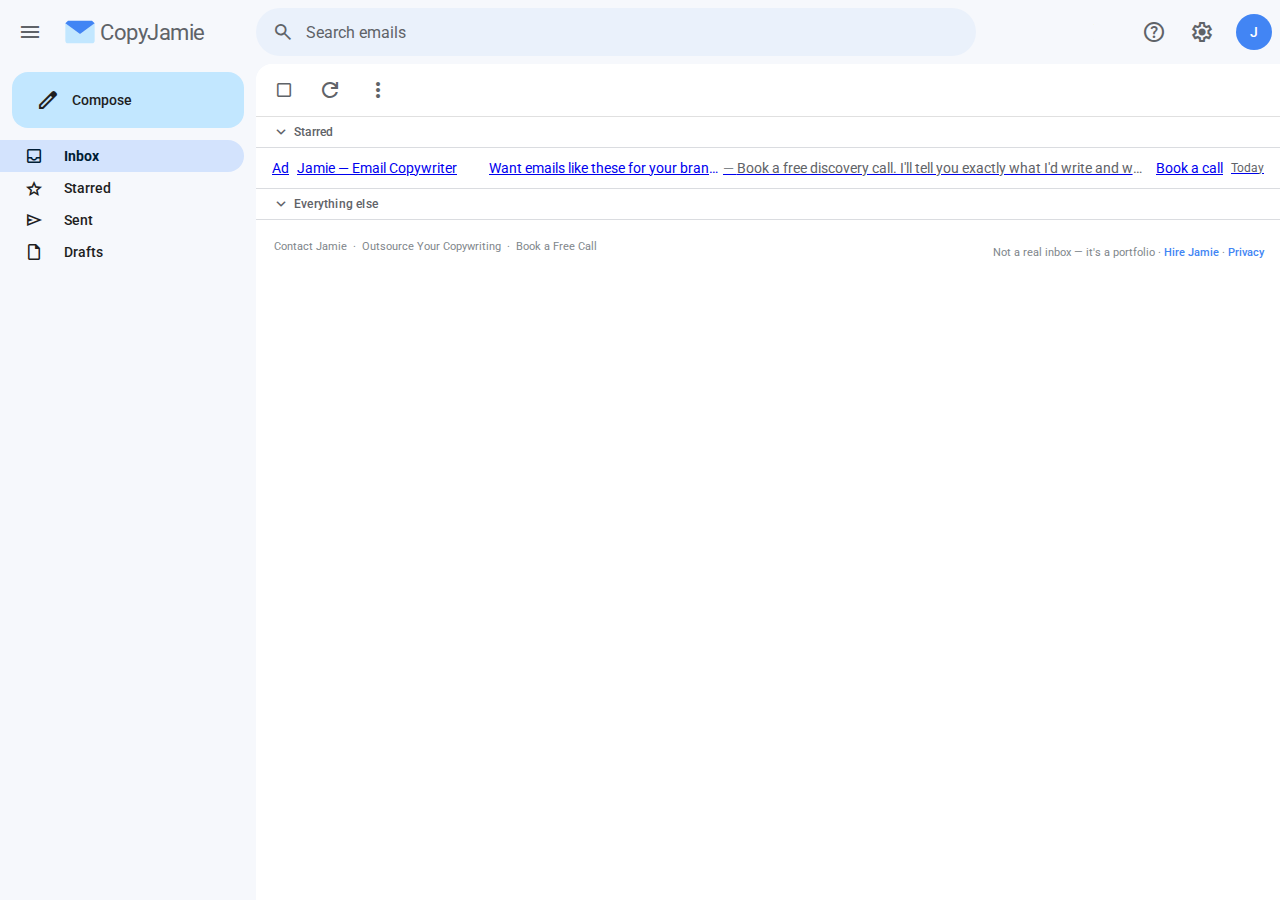
<file: index.html>
<!DOCTYPE html>
<html lang="en">
<head>
  <meta charset="UTF-8">
  <meta name="viewport" content="width=device-width, initial-scale=1.0">
  <title>CopyJamie — Inbox</title>
  <meta name="description" content="CopyJamie — an email copywriter's portfolio, experienced the way your subscribers will. Click into real copywriting samples.">
  <meta property="og:title" content="CopyJamie — Email Copywriter Portfolio">
  <meta property="og:description" content="A fake inbox. Real copywriting. Click into each email to see the work.">
  <meta property="og:type" content="website">
  <meta name="twitter:card" content="summary">
  <meta name="twitter:title" content="CopyJamie — Email Copywriter Portfolio">
  <meta name="twitter:description" content="A fake inbox. Real copywriting. Click into each email to see the work.">
  <meta property="og:image" content="https://copyjamie.com/og-image.png">
  <meta property="og:url" content="https://copyjamie.com">
  <meta name="twitter:image" content="https://copyjamie.com/og-image.png">
  <link rel="icon" type="image/svg+xml" href="favicon.svg">
  <link rel="icon" type="image/x-icon" href="favicon.ico">
  <link rel="icon" type="image/png" sizes="32x32" href="favicon-32.png">
  <link rel="preconnect" href="https://fonts.googleapis.com">
  <link rel="preconnect" href="https://fonts.gstatic.com" crossorigin>
  <link href="https://fonts.googleapis.com/css2?family=Google+Sans:wght@400;500&family=Roboto:wght@400;500;700&display=swap" rel="stylesheet">
  <link href="https://fonts.googleapis.com/css2?family=Material+Symbols+Outlined:opsz,wght,FILL,GRAD@20..48,100..700,0..1,-50..200&display=swap" rel="stylesheet">
  <link rel="stylesheet" href="style.css">
</head>
<body>

  <!-- Top Bar -->
  <header class="topbar">
    <div class="topbar-left">
      <button class="icon-btn hamburger" id="hamburger" aria-label="Main menu">
        <span class="material-symbols-outlined" aria-hidden="true">menu</span>
      </button>
      <a href="./" class="logo">
        <svg class="logo-icon" viewBox="0 0 24 24" width="32" height="32" aria-hidden="true">
          <path d="M1 5.5L12 13.5L23 5.5V18.5C23 19.6 22.1 20.5 21 20.5H3C1.9 20.5 1 19.6 1 18.5V5.5Z" fill="#c2e7ff"/>
          <path d="M23 5.5L12 13.5L1 5.5L3 3.5H21L23 5.5Z" fill="#4285f4"/>
        </svg>
        <span class="logo-text">CopyJamie</span>
      </a>
    </div>
    <div class="topbar-center">
      <div class="search-bar" id="searchBar">
        <span class="material-symbols-outlined search-icon" aria-hidden="true">search</span>
        <input type="text" id="searchInput" placeholder="Search emails" autocomplete="off" aria-label="Search emails">
      </div>
    </div>
    <div class="topbar-right">
      <button class="icon-btn" aria-label="Support">
        <span class="material-symbols-outlined" aria-hidden="true">help_outline</span>
      </button>
      <button class="icon-btn" aria-label="Settings">
        <span class="material-symbols-outlined" aria-hidden="true">settings</span>
      </button>
      <button class="avatar-btn" id="profileBtn" aria-label="Profile">J</button>
    </div>
  </header>

  <!-- Sidebar backdrop (mobile) -->
  <div class="sidebar-backdrop" id="sidebarBackdrop"></div>

  <!-- Main Layout -->
  <div class="main-layout">

    <!-- Sidebar -->
    <aside class="sidebar" id="sidebar">
      <a href="contact.html" class="compose-btn">
        <span class="material-symbols-outlined" aria-hidden="true">edit</span>
        <span class="compose-label">Compose</span>
      </a>
      <nav class="sidebar-nav">
        <a href="#" class="nav-item active" data-view="inbox">
          <span class="material-symbols-outlined" aria-hidden="true">inbox</span>
          <span class="nav-label">Inbox</span>
          <span class="nav-count" id="inboxCount"></span>
        </a>
        <a href="#" class="nav-item" data-view="starred">
          <span class="material-symbols-outlined" aria-hidden="true">star</span>
          <span class="nav-label">Starred</span>
        </a>
        <a href="#" class="nav-item" data-view="sent">
          <span class="material-symbols-outlined" aria-hidden="true">send</span>
          <span class="nav-label">Sent</span>
        </a>
        <a href="#" class="nav-item" data-view="drafts">
          <span class="material-symbols-outlined" aria-hidden="true">draft</span>
          <span class="nav-label">Drafts</span>
        </a>
      </nav>
    </aside>

    <!-- Content Area -->
    <main class="content">

      <!-- Inbox View -->
      <div class="inbox-view" id="inboxView">
        <!-- Inbox toolbar -->
        <div class="inbox-toolbar">
          <label class="checkbox-wrap" aria-label="Select all">
            <input type="checkbox" id="selectAll" aria-label="Select all">
            <span class="material-symbols-outlined checkmark" aria-hidden="true">check_box_outline_blank</span>
          </label>
          <button class="icon-btn" aria-label="Refresh" onclick="location.reload()">
            <span class="material-symbols-outlined" aria-hidden="true">refresh</span>
          </button>
          <button class="icon-btn" aria-label="More">
            <span class="material-symbols-outlined" aria-hidden="true">more_vert</span>
          </button>
        </div>

        <!-- Starred Section -->
        <div class="email-section" id="starredSection">
          <button class="section-header" id="starredToggle" aria-expanded="true" aria-controls="starredList">
            <span class="material-symbols-outlined section-caret" aria-hidden="true">expand_more</span>
            <span class="section-label">Starred</span>
          </button>
          <div class="section-body" id="starredList"></div>
        </div>

        <!-- Ad CTA -->
        <div class="email-section pitch-section">
          <a href="contact.html" class="email-row pitch-row">
            <span class="pitch-badge">Ad</span>
            <div class="email-row-avatar pitch-avatar" style="background:#34a853">J</div>
            <span class="email-sender">Jamie — Email Copywriter</span>
            <div class="email-content">
              <span class="email-subject-line">Want emails like these for your brand?</span>
              <span class="email-preview">Book a free discovery call. I'll tell you exactly what I'd write and why.</span>
            </div>
            <span class="pitch-inline-cta">Book a call</span>
            <span class="email-row-date">Today</span>
          </a>
        </div>

        <!-- Everything Else Section -->
        <div class="email-section" id="everythingSection">
          <button class="section-header" id="everythingToggle" aria-expanded="true" aria-controls="everythingList">
            <span class="material-symbols-outlined section-caret" aria-hidden="true">expand_more</span>
            <span class="section-label">Everything else</span>
          </button>
          <div class="section-body" id="everythingList"></div>
        </div>
        <!-- No results -->
        <div class="no-results" id="noResults">
          <span class="material-symbols-outlined" aria-hidden="true">search_off</span>
          No emails match your search
        </div>
      </div>

      <!-- Email Read View -->
      <div class="email-view" id="emailView" style="display:none">
        <div class="email-view-toolbar">
          <button class="icon-btn" id="backBtn" aria-label="Back to inbox">
            <span class="material-symbols-outlined" aria-hidden="true">arrow_back</span>
          </button>
          <button class="icon-btn" aria-label="Archive">
            <span class="material-symbols-outlined" aria-hidden="true">archive</span>
          </button>
          <button class="icon-btn" aria-label="Delete">
            <span class="material-symbols-outlined" aria-hidden="true">delete</span>
          </button>
          <button class="icon-btn" aria-label="Mark as unread">
            <span class="material-symbols-outlined" aria-hidden="true">mark_email_unread</span>
          </button>
        </div>
        <div class="email-view-content">
          <h1 class="email-subject" id="emailSubject"></h1>
          <div class="email-meta">
            <div class="email-avatar" id="emailAvatar"></div>
            <div class="email-meta-text">
              <div class="email-meta-top">
                <span class="email-sender-name" id="emailSenderName"></span>
                <span class="email-sender-addr" id="emailSenderAddr"></span>
              </div>
              <div class="email-meta-bottom">to me</div>
            </div>
            <div class="email-date" id="emailDate"></div>
          </div>
          <div class="email-body" id="emailBody"></div>

          <!-- In-email ad (compact banner below email) -->
          <div class="email-pitch" id="emailPitch">
            <div class="email-pitch-card-wrap">
              <a href="contact.html" class="email-pitch-card">
                <span class="pitch-badge">Ad</span>
                <div class="email-pitch-avatar">J</div>
                <span class="email-pitch-text">Want emails like these?</span>
                <span class="email-pitch-cta">Book a discovery call</span>
              </a>
              <button class="email-pitch-close" id="emailPitchClose" aria-label="Dismiss ad" title="Dismiss ad">&times;</button>
            </div>
          </div>
        </div>
      </div>

      <!-- Gmail-style footer -->
      <footer class="inbox-footer">
        <div class="footer-links">
          <a href="contact.html">Contact Jamie</a>
          <span class="footer-dot">&middot;</span>
          <a href="contact.html">Outsource Your Copywriting</a>
          <span class="footer-dot">&middot;</span>
          <a href="contact.html">Book a Free Call</a>
        </div>
        <div class="footer-activity">Not a real inbox — it's a portfolio · <a href="contact.html">Hire Jamie</a> · <a href="privacy.html">Privacy</a></div>
      </footer>

    </main>
  </div>

  <script src="app.js"></script>
  <!-- Cloudflare Web Analytics --><script defer src='https://static.cloudflareinsights.com/beacon.min.js' data-cf-beacon='{"token": "e97ae9d249d545f3b412931b22b4b7b9"}'></script><!-- End Cloudflare Web Analytics -->
</body>
</html>
</file>
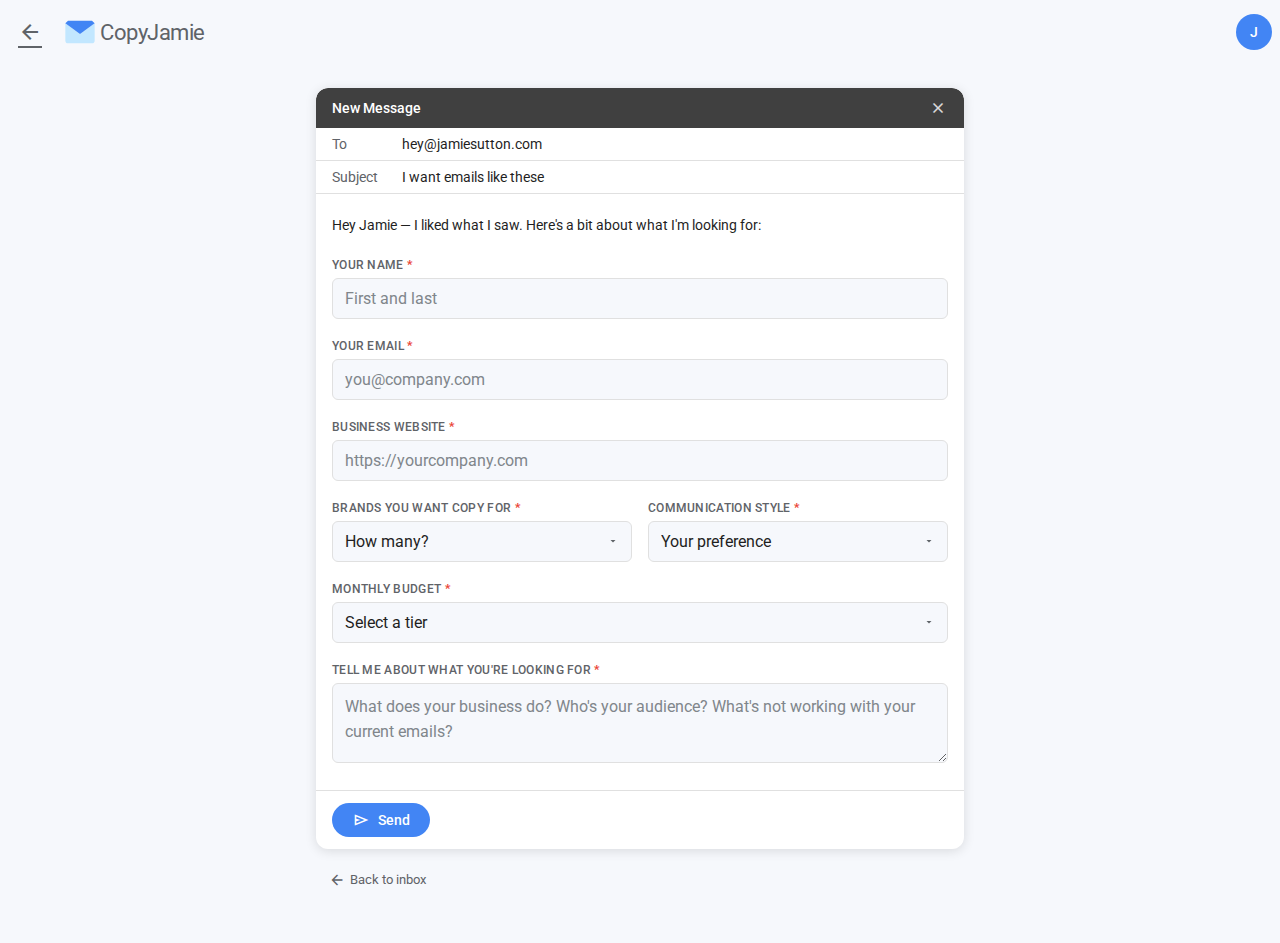
<file: contact.html>
<!DOCTYPE html>
<html lang="en">
<head>
  <meta charset="UTF-8">
  <meta name="viewport" content="width=device-width, initial-scale=1.0">
  <title>Book a Call — CopyJamie</title>
  <link rel="preconnect" href="https://fonts.googleapis.com">
  <link rel="preconnect" href="https://fonts.gstatic.com" crossorigin>
  <link href="https://fonts.googleapis.com/css2?family=Google+Sans:wght@400;500&family=Roboto:wght@400;500;700&display=swap" rel="stylesheet">
  <link href="https://fonts.googleapis.com/css2?family=Material+Symbols+Outlined:opsz,wght,FILL,GRAD@20..48,100..700,0..1,-50..200&display=swap" rel="stylesheet">
  <link rel="stylesheet" href="style.css">
  <style>
    html, body {
      overflow: auto;
    }

    .compose-page {
      max-width: 680px;
      margin: 0 auto;
      padding: calc(var(--topbar-height) + 24px) 16px 48px;
    }

    .compose-card {
      background: var(--surface);
      border-radius: 12px;
      box-shadow: 0 2px 12px rgba(0,0,0,0.12);
      overflow: hidden;
    }

    .compose-header {
      display: flex;
      align-items: center;
      justify-content: space-between;
      padding: 10px 16px;
      background: #404040;
      color: #fff;
      font-family: var(--font-display);
      font-size: 14px;
      font-weight: 500;
      border-radius: 12px 12px 0 0;
    }

    .compose-header a {
      color: #fff;
      text-decoration: none;
      display: inline-flex;
      align-items: center;
    }

    .compose-header .material-symbols-outlined {
      font-size: 20px;
      cursor: pointer;
      opacity: 0.8;
      transition: opacity 0.15s;
    }

    .compose-header .material-symbols-outlined:hover {
      opacity: 1;
    }

    .compose-fields {
      border-bottom: 1px solid var(--border);
    }

    .compose-field {
      display: flex;
      align-items: center;
      padding: 8px 16px;
      border-bottom: 1px solid var(--border);
      font-size: 14px;
    }

    .compose-field:last-child {
      border-bottom: none;
    }

    .compose-field-label {
      color: var(--text-secondary);
      font-size: 14px;
      min-width: 70px;
      flex-shrink: 0;
    }

    .compose-field-value {
      color: var(--text-primary);
      font-size: 14px;
    }

    /* Form body */
    .compose-form {
      padding: 20px 16px 4px;
    }

    .compose-form p {
      font-size: 14px;
      line-height: 1.7;
      color: var(--text-primary);
      margin-bottom: 20px;
    }

    .form-group {
      margin-bottom: 20px;
    }

    .form-group label {
      display: block;
      font-size: 12px;
      font-weight: 500;
      color: var(--text-secondary);
      text-transform: uppercase;
      letter-spacing: 0.3px;
      margin-bottom: 6px;
    }

    .required {
      color: var(--red);
      font-weight: 700;
    }

    .form-group input,
    .form-group select,
    .form-group textarea {
      width: 100%;
      font-family: var(--font-body);
      font-size: 16px;
      color: var(--text-primary);
      background: var(--bg);
      border: 1px solid var(--border);
      border-radius: 6px;
      padding: 10px 12px;
      outline: none;
      transition: border-color 0.15s, box-shadow 0.15s;
      -webkit-appearance: none;
      appearance: none;
    }

    .form-group select {
      background-image: url("data:image/svg+xml,%3Csvg xmlns='http://www.w3.org/2000/svg' width='12' height='12' viewBox='0 0 24 24'%3E%3Cpath fill='%235f6368' d='M7 10l5 5 5-5z'/%3E%3C/svg%3E");
      background-repeat: no-repeat;
      background-position: right 12px center;
      padding-right: 32px;
      cursor: pointer;
    }

    .form-group select option:disabled {
      color: var(--text-light);
    }

    .form-group textarea {
      resize: vertical;
      min-height: 80px;
      line-height: 1.6;
    }

    .form-group input:focus,
    .form-group select:focus,
    .form-group textarea:focus {
      border-color: var(--blue);
      box-shadow: 0 0 0 2px rgba(66,133,244,0.15);
    }

    .form-group input::placeholder,
    .form-group textarea::placeholder {
      color: var(--text-light);
    }

    .form-row {
      display: grid;
      grid-template-columns: 1fr 1fr;
      gap: 16px;
    }

    /* Label with badge */
    .label-row {
      display: flex;
      align-items: center;
      gap: 8px;
      margin-bottom: 6px;
      flex-wrap: wrap;
    }

    .label-row label {
      margin-bottom: 0;
    }

    .discount-badge {
      display: none;
      align-items: center;
      gap: 3px;
      font-size: 10px;
      font-weight: 700;
      color: #137333;
      background: #e6f4ea;
      border-radius: 3px;
      padding: 2px 6px;
      letter-spacing: 0.2px;
      white-space: nowrap;
    }

    .discount-badge.visible {
      display: inline-flex;
    }

    .discount-badge .material-symbols-outlined {
      font-size: 13px;
    }

    .compose-actions {
      display: flex;
      align-items: center;
      gap: 8px;
      padding: 12px 16px;
      border-top: 1px solid var(--border);
    }

    .send-btn {
      display: inline-flex;
      align-items: center;
      gap: 8px;
      background: var(--blue);
      color: #fff;
      border: none;
      border-radius: 18px;
      padding: 8px 20px;
      font-family: var(--font-display);
      font-size: 14px;
      font-weight: 500;
      cursor: pointer;
      text-decoration: none;
      transition: background 0.15s, box-shadow 0.15s;
    }

    .send-btn:hover {
      background: #3367d6;
      box-shadow: 0 1px 3px rgba(0,0,0,0.2);
    }

    .send-btn:disabled {
      background: #93b4e8;
      cursor: not-allowed;
      box-shadow: none;
    }

    .send-btn .material-symbols-outlined {
      font-size: 18px;
    }

    .back-link {
      display: inline-flex;
      align-items: center;
      gap: 4px;
      color: var(--text-secondary);
      text-decoration: none;
      font-size: 13px;
      padding: 6px 12px;
      border-radius: 16px;
      transition: background 0.15s;
      margin-top: 16px;
    }

    .back-link:hover {
      background: var(--hover);
    }

    .back-link .material-symbols-outlined {
      font-size: 18px;
    }

    /* Sent confirmation */
    .sent-confirmation {
      display: none;
      text-align: center;
      padding: 48px 24px;
    }

    .sent-confirmation .material-symbols-outlined {
      font-size: 48px;
      color: var(--green);
      margin-bottom: 16px;
    }

    .sent-confirmation h2 {
      font-family: var(--font-display);
      font-size: 20px;
      font-weight: 500;
      margin-bottom: 8px;
    }

    .sent-confirmation p {
      font-size: 14px;
      color: var(--text-secondary);
      line-height: 1.6;
    }

    @media (max-width: 768px) {
      .compose-page {
        padding: 72px 8px 32px;
      }
      .compose-card {
        border-radius: 8px;
      }
      .compose-header {
        border-radius: 8px 8px 0 0;
      }
      .form-row {
        grid-template-columns: 1fr;
        gap: 0;
      }
    }
  </style>
</head>
<body>

  <!-- Top Bar -->
  <header class="topbar">
    <div class="topbar-left">
      <a href="index.html" class="icon-btn" aria-label="Back to inbox">
        <span class="material-symbols-outlined">arrow_back</span>
      </a>
      <a href="index.html" class="logo">
        <svg class="logo-icon" viewBox="0 0 24 24" width="32" height="32">
          <path d="M1 5.5L12 13.5L23 5.5V18.5C23 19.6 22.1 20.5 21 20.5H3C1.9 20.5 1 19.6 1 18.5V5.5Z" fill="#c2e7ff"/>
          <path d="M23 5.5L12 13.5L1 5.5L3 3.5H21L23 5.5Z" fill="#4285f4"/>
        </svg>
        <span class="logo-text">CopyJamie</span>
      </a>
    </div>
    <div class="topbar-right">
      <button class="avatar-btn" aria-label="Profile">J</button>
    </div>
  </header>

  <div class="compose-page">
    <div class="compose-card">

      <div class="compose-header">
        <span>New Message</span>
        <a href="index.html" aria-label="Close"><span class="material-symbols-outlined">close</span></a>
      </div>

      <div class="compose-fields">
        <div class="compose-field">
          <span class="compose-field-label">To</span>
          <span class="compose-field-value">hey@jamiesutton.com</span>
        </div>
        <div class="compose-field">
          <span class="compose-field-label">Subject</span>
          <span class="compose-field-value">I want emails like these</span>
        </div>
      </div>

      <form id="contactForm" action="https://formspree.io/f/xkovkwle" method="POST">
        <div class="compose-form">
          <p>Hey Jamie — I liked what I saw. Here's a bit about what I'm looking for:</p>

          <div class="form-group">
            <label for="name">Your name <span class="required">*</span></label>
            <input type="text" id="name" name="name" placeholder="First and last" required>
          </div>

          <div class="form-group">
            <label for="email">Your email <span class="required">*</span></label>
            <input type="email" id="email" name="email" placeholder="you@company.com" required>
          </div>

          <div class="form-group">
            <label for="website">Business website <span class="required">*</span></label>
            <input type="text" id="website" name="website" placeholder="https://yourcompany.com" required>
          </div>

          <div class="form-row">
            <div class="form-group">
              <label for="brands">Brands you want copy for <span class="required">*</span></label>
              <select id="brands" name="brands" required>
                <option value="" disabled selected>How many?</option>
                <option value="1">1</option>
                <option value="2">2</option>
                <option value="3">3</option>
                <option value="4">4</option>
                <option value="5">5</option>
                <option value="6-plus">More than 5</option>
              </select>
            </div>

            <div class="form-group">
              <label for="comms">Communication style <span class="required">*</span></label>
              <select id="comms" name="comms" required>
                <option value="" disabled selected>Your preference</option>
                <option value="async">Async only (email / Loom)</option>
                <option value="mix">Mix of async + calls</option>
                <option value="calls">Prefer live calls</option>
              </select>
            </div>
          </div>

          <div class="form-group">
            <div class="label-row">
              <label for="retainer">Monthly budget <span class="required">*</span></label>
              <span class="discount-badge" id="discountBadge">
                <span class="material-symbols-outlined">sell</span>
                15% OFF — ASYNC PRICING
              </span>
            </div>
            <select id="retainer" name="retainer" required>
              <option value="" disabled selected>Select a tier</option>
              <option value="1000" data-base="1000">$1,000/mo — Starter</option>
              <option value="2000" data-base="2000">$2,000/mo — Growth</option>
              <option value="3000" data-base="3000">$3,000/mo — Full Service</option>
              <option value="custom" data-base="custom">Custom package</option>
            </select>
          </div>

          <div class="form-group">
            <label for="details">Tell me about what you're looking for <span class="required">*</span></label>
            <textarea id="details" name="details" placeholder="What does your business do? Who's your audience? What's not working with your current emails?" required></textarea>
          </div>
        </div>

        <div class="compose-actions">
          <button type="submit" class="send-btn">
            <span class="material-symbols-outlined">send</span>
            Send
          </button>
        </div>
      </form>

      <div class="sent-confirmation" id="sentConfirmation">
        <span class="material-symbols-outlined">check_circle</span>
        <h2>Message sent</h2>
        <p>Thanks for reaching out. I'll get back to you within 24 hours.</p>
      </div>

    </div>

    <a href="index.html" class="back-link">
      <span class="material-symbols-outlined">arrow_back</span>
      Back to inbox
    </a>
  </div>

  <script>
    const brandsEl = document.getElementById('brands');
    const commsEl = document.getElementById('comms');
    const retainerEl = document.getElementById('retainer');
    const discountBadge = document.getElementById('discountBadge');

    const baseTiers = [
      { value: '1000', base: 1000, label: 'Starter', maxBrands: 2 },
      { value: '2000', base: 2000, label: 'Growth', maxBrands: 3 },
      { value: '3000', base: 3000, label: 'Full Service', maxBrands: 5 },
      { value: 'custom', base: null, label: 'Custom package' }
    ];

    function getBrandCount() {
      const v = brandsEl.value;
      if (v === '6-plus') return 6;
      return parseInt(v) || 0;
    }

    function isAsync() {
      return commsEl.value === 'async';
    }

    function updateRetainer() {
      const brandCount = getBrandCount();
      const async = isAsync();
      const currentValue = retainerEl.value;

      // Show/hide discount badge
      discountBadge.classList.toggle('visible', async);

      // Rebuild options
      retainerEl.innerHTML = '<option value="" disabled>Select a tier</option>';

      baseTiers.forEach(tier => {
        const opt = document.createElement('option');

        if (tier.base === null) {
          // Custom — always available
          opt.value = 'custom';
          opt.textContent = 'Custom package';
        } else {
          const tooManyBrands = tier.maxBrands && brandCount > tier.maxBrands;

          if (tooManyBrands) {
            opt.value = tier.value;
            opt.textContent = `$${tier.base.toLocaleString()}/mo — ${tier.label} (${brandCount > 3 ? '4+ brands — ' : ''}requires higher tier)`;
            opt.disabled = true;
          } else if (async) {
            const discounted = Math.round(tier.base * 0.85);
            opt.value = discounted;
            opt.textContent = `$${discounted.toLocaleString()}/mo — ${tier.label} (was $${tier.base.toLocaleString()})`;
          } else {
            opt.value = tier.value;
            opt.textContent = `$${tier.base.toLocaleString()}/mo — ${tier.label}`;
          }
        }

        retainerEl.appendChild(opt);
      });

      // Restore selection if still valid
      const match = retainerEl.querySelector(`option[value="${currentValue}"]:not(:disabled)`);
      if (match) {
        retainerEl.value = currentValue;
      } else {
        retainerEl.value = '';
        retainerEl.querySelector('option[disabled]').selected = true;
      }
    }

    brandsEl.addEventListener('change', updateRetainer);
    commsEl.addEventListener('change', updateRetainer);

    // Submit via Formspree (fetch so we stay on page)
    document.getElementById('contactForm').addEventListener('submit', function(e) {
      e.preventDefault();
      const form = this;
      const btn = form.querySelector('.send-btn');
      btn.disabled = true;
      btn.innerHTML = '<span class="material-symbols-outlined">hourglass_top</span> Sending…';

      fetch(form.action, {
        method: 'POST',
        body: new FormData(form),
        headers: { 'Accept': 'application/json' }
      }).then(function(response) {
        if (response.ok) {
          form.style.display = 'none';
          document.querySelector('.compose-fields').style.display = 'none';
          document.getElementById('sentConfirmation').style.display = 'block';
        } else {
          btn.disabled = false;
          btn.innerHTML = '<span class="material-symbols-outlined">send</span> Send';
          alert('Something went wrong. Please try again or email hey@jamiesutton.com directly.');
        }
      }).catch(function() {
        btn.disabled = false;
        btn.innerHTML = '<span class="material-symbols-outlined">send</span> Send';
        alert('Network error. Please try again or email hey@jamiesutton.com directly.');
      });
    });
  </script>
  <!-- Cloudflare Web Analytics --><script defer src='https://static.cloudflareinsights.com/beacon.min.js' data-cf-beacon='{"token": "e97ae9d249d545f3b412931b22b4b7b9"}'></script><!-- End Cloudflare Web Analytics -->
</body>
</html>
</file>
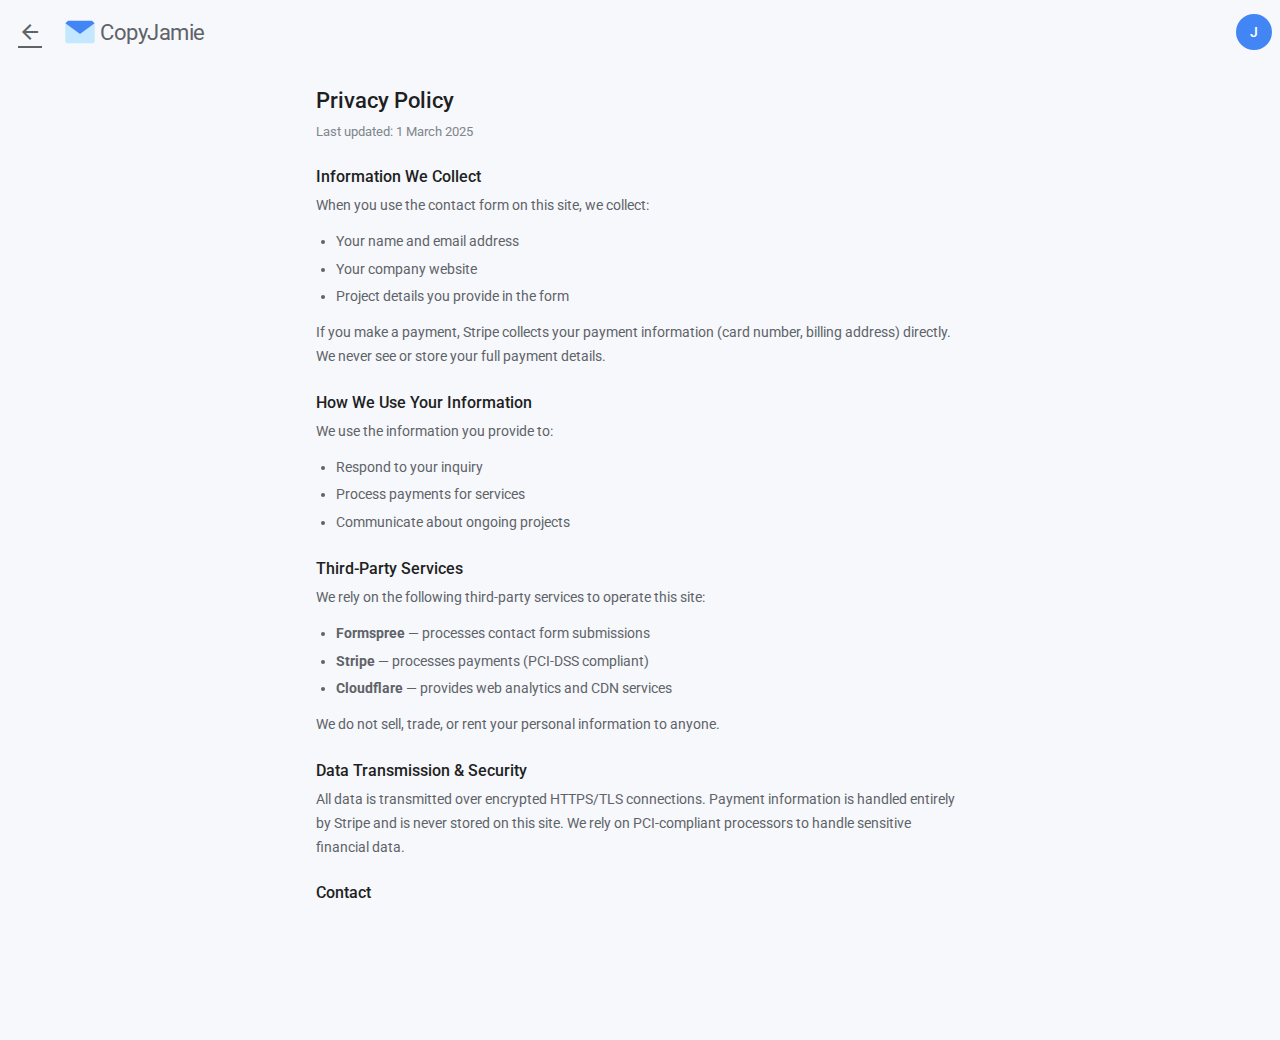
<file: privacy.html>
<!DOCTYPE html>
<html lang="en">
<head>
  <meta charset="UTF-8">
  <meta name="viewport" content="width=device-width, initial-scale=1.0">
  <title>Privacy Policy — CopyJamie</title>
  <link rel="icon" type="image/svg+xml" href="favicon.svg">
  <link rel="icon" type="image/x-icon" href="favicon.ico">
  <link rel="icon" type="image/png" sizes="32x32" href="favicon-32.png">
  <link rel="preconnect" href="https://fonts.googleapis.com">
  <link rel="preconnect" href="https://fonts.gstatic.com" crossorigin>
  <link href="https://fonts.googleapis.com/css2?family=Google+Sans:wght@400;500&family=Roboto:wght@400;500;700&display=swap" rel="stylesheet">
  <link href="https://fonts.googleapis.com/css2?family=Material+Symbols+Outlined:opsz,wght,FILL,GRAD@20..48,100..700,0..1,-50..200&display=swap" rel="stylesheet">
  <link rel="stylesheet" href="style.css">
  <style>
    html, body {
      overflow: auto;
    }

    .compose-page {
      max-width: 680px;
      margin: 0 auto;
      padding: calc(var(--topbar-height) + 24px) 16px 48px;
    }

    .prose h1 {
      font-family: var(--font-display);
      font-size: 22px;
      font-weight: 500;
      color: var(--text-primary);
      margin: 0 0 8px;
    }

    .prose .last-updated {
      font-size: 13px;
      color: var(--text-light);
      margin-bottom: 24px;
    }

    .prose h2 {
      font-family: var(--font-display);
      font-size: 16px;
      font-weight: 500;
      color: var(--text-primary);
      margin: 24px 0 8px;
    }

    .prose p {
      font-size: 14px;
      line-height: 1.7;
      color: var(--text-secondary);
      margin: 0 0 12px;
    }

    .prose ul {
      padding-left: 20px;
      margin: 0 0 12px;
    }

    .prose li {
      font-size: 14px;
      line-height: 1.7;
      color: var(--text-secondary);
      margin-bottom: 4px;
    }

    .back-link {
      display: inline-flex;
      align-items: center;
      gap: 4px;
      color: var(--text-secondary);
      text-decoration: none;
      font-size: 13px;
      padding: 6px 12px;
      border-radius: 16px;
      transition: background 0.15s;
      margin-top: 16px;
    }

    .back-link:hover {
      background: var(--hover);
    }

    .back-link .material-symbols-outlined {
      font-size: 18px;
    }

    @media (max-width: 768px) {
      .compose-page {
        padding: 72px 8px 32px;
      }
    }
  </style>
</head>
<body>

  <!-- Top Bar -->
  <header class="topbar">
    <div class="topbar-left">
      <a href="./" class="icon-btn" aria-label="Back to inbox">
        <span class="material-symbols-outlined" aria-hidden="true">arrow_back</span>
      </a>
      <a href="./" class="logo">
        <svg class="logo-icon" viewBox="0 0 24 24" width="32" height="32" aria-hidden="true">
          <path d="M1 5.5L12 13.5L23 5.5V18.5C23 19.6 22.1 20.5 21 20.5H3C1.9 20.5 1 19.6 1 18.5V5.5Z" fill="#c2e7ff"/>
          <path d="M23 5.5L12 13.5L1 5.5L3 3.5H21L23 5.5Z" fill="#4285f4"/>
        </svg>
        <span class="logo-text">CopyJamie</span>
      </a>
    </div>
    <div class="topbar-right">
      <button class="avatar-btn" aria-label="Profile">J</button>
    </div>
  </header>

  <main class="compose-page">
    <div class="prose">
      <h1>Privacy Policy</h1>
      <p class="last-updated">Last updated: 1 March 2025</p>

      <h2>Information We Collect</h2>
      <p>When you use the contact form on this site, we collect:</p>
      <ul>
        <li>Your name and email address</li>
        <li>Your company website</li>
        <li>Project details you provide in the form</li>
      </ul>
      <p>If you make a payment, Stripe collects your payment information (card number, billing address) directly. We never see or store your full payment details.</p>

      <h2>How We Use Your Information</h2>
      <p>We use the information you provide to:</p>
      <ul>
        <li>Respond to your inquiry</li>
        <li>Process payments for services</li>
        <li>Communicate about ongoing projects</li>
      </ul>

      <h2>Third-Party Services</h2>
      <p>We rely on the following third-party services to operate this site:</p>
      <ul>
        <li><strong>Formspree</strong> — processes contact form submissions</li>
        <li><strong>Stripe</strong> — processes payments (PCI-DSS compliant)</li>
        <li><strong>Cloudflare</strong> — provides web analytics and CDN services</li>
      </ul>
      <p>We do not sell, trade, or rent your personal information to anyone.</p>

      <h2>Data Transmission & Security</h2>
      <p>All data is transmitted over encrypted HTTPS/TLS connections. Payment information is handled entirely by Stripe and is never stored on this site. We rely on PCI-compliant processors to handle sensitive financial data.</p>

      <h2>Contact</h2>
      <p>If you have questions about this privacy policy, email <a href="mailto:hey@jamiesutton.com">hey@jamiesutton.com</a>.</p>
    </div>

    <a href="./" class="back-link">
      <span class="material-symbols-outlined" aria-hidden="true">arrow_back</span>
      Back to inbox
    </a>
  </main>

  <!-- Cloudflare Web Analytics --><script defer src='https://static.cloudflareinsights.com/beacon.min.js' data-cf-beacon='{"token": "e97ae9d249d545f3b412931b22b4b7b9"}'></script><!-- End Cloudflare Web Analytics -->
</body>
</html>
</file>
<file: style.css>
/* === Reset & Variables === */
*, *::before, *::after {
  box-sizing: border-box;
  margin: 0;
  padding: 0;
}

:root {
  --topbar-height: 64px;
  --sidebar-width: 256px;
  --bg: #f6f8fc;
  --surface: #fff;
  --text-primary: #1f1f1f;
  --text-secondary: #5f6368;
  --text-light: #80868b;
  --border: #e0e0e0;
  --hover: #edf2fc;
  --active-nav: #d3e3fd;
  --active-nav-text: #001d35;
  --compose-bg: #c2e7ff;
  --compose-hover: #a8d8f0;
  --star-gold: #f4b400;
  --star-outline: #80868b;
  --blue: #4285f4;
  --red: #ea4335;
  --green: #34a853;
  --section-divider: #dadce0;
  --search-bg: #eaf1fb;
  --search-focus-bg: #fff;
  --read-bg: transparent;
  --unread-bg: #fff;
  --font-body: 'Roboto', sans-serif;
  --font-display: 'Google Sans', 'Roboto', sans-serif;
}

html, body {
  height: 100%;
  font-family: var(--font-body);
  font-size: 14px;
  color: var(--text-primary);
  background: var(--bg);
  overflow: hidden;
}

/* === Scrollbar === */
::-webkit-scrollbar {
  width: 8px;
}
::-webkit-scrollbar-track {
  background: transparent;
}
::-webkit-scrollbar-thumb {
  background: #c1c1c1;
  border-radius: 4px;
}
::-webkit-scrollbar-thumb:hover {
  background: #a0a0a0;
}

/* Firefox scrollbar */
* {
  scrollbar-width: thin;
  scrollbar-color: #c1c1c1 transparent;
}

/* === Focus Visible === */
:focus-visible {
  outline: 2px solid var(--blue);
  outline-offset: 2px;
}

.icon-btn:focus-visible,
.star-btn:focus-visible,
.nav-item:focus-visible,
.compose-btn:focus-visible {
  outline: 2px solid var(--blue);
  outline-offset: -2px;
}

.email-row:focus-visible {
  outline: 2px solid var(--blue);
  outline-offset: -2px;
  background: var(--hover);
}

/* === Top Bar === */
.topbar {
  position: fixed;
  top: 0;
  left: 0;
  right: 0;
  height: var(--topbar-height);
  display: flex;
  align-items: center;
  padding: 0 8px;
  background: var(--bg);
  z-index: 100;
  gap: 8px;
}

.topbar-left {
  display: flex;
  align-items: center;
  min-width: 240px;
  gap: 4px;
}

.topbar-center {
  flex: 1;
  max-width: 720px;
}

.topbar-right {
  display: flex;
  align-items: center;
  gap: 4px;
  margin-left: auto;
}

/* Logo */
.logo {
  display: flex;
  align-items: center;
  gap: 4px;
  text-decoration: none;
  padding: 4px 8px;
}

.logo-icon {
  flex-shrink: 0;
}

.logo-text {
  font-family: var(--font-display);
  font-size: 22px;
  font-weight: 400;
  color: var(--text-secondary);
  letter-spacing: -0.5px;
}

/* Search */
.search-bar {
  display: flex;
  align-items: center;
  background: var(--search-bg);
  border-radius: 28px;
  padding: 0 16px;
  height: 48px;
  transition: background 0.2s, box-shadow 0.2s;
}

.search-bar:focus-within {
  background: var(--search-focus-bg);
  box-shadow: 0 1px 3px rgba(0,0,0,0.12), 0 1px 2px rgba(0,0,0,0.08);
}

.search-icon {
  color: var(--text-secondary);
  margin-right: 12px;
  font-size: 22px;
}

.search-bar input {
  flex: 1;
  border: none;
  background: transparent;
  font-family: var(--font-body);
  font-size: 16px;
  color: var(--text-primary);
  outline: none;
}

.search-bar input::placeholder {
  color: var(--text-secondary);
}

/* Icon & Avatar buttons */
.icon-btn {
  display: inline-flex;
  align-items: center;
  justify-content: center;
  width: 44px;
  height: 44px;
  border: none;
  background: transparent;
  border-radius: 50%;
  cursor: pointer;
  color: var(--text-secondary);
  transition: background 0.15s;
}

.icon-btn:hover {
  background: rgba(0,0,0,0.06);
}

.avatar-btn {
  width: 36px;
  height: 36px;
  border-radius: 50%;
  border: none;
  background: var(--blue);
  color: #fff;
  font-family: var(--font-display);
  font-size: 14px;
  font-weight: 500;
  cursor: pointer;
  margin-left: 8px;
}

/* === Main Layout === */
.main-layout {
  display: flex;
  margin-top: var(--topbar-height);
  height: calc(100vh - var(--topbar-height));
}

/* === Sidebar === */
.sidebar {
  width: var(--sidebar-width);
  min-width: var(--sidebar-width);
  padding: 8px 12px 8px 0;
  overflow-y: auto;
  flex-shrink: 0;
  transition: width 0.2s, min-width 0.2s;
}

.sidebar.collapsed {
  width: 72px;
  min-width: 72px;
}

.compose-btn {
  display: flex;
  align-items: center;
  gap: 12px;
  background: var(--compose-bg);
  border: none;
  border-radius: 16px;
  padding: 16px 24px;
  margin: 0 0 12px 12px;
  font-family: var(--font-display);
  font-size: 14px;
  font-weight: 500;
  color: var(--text-primary);
  cursor: pointer;
  text-decoration: none;
  transition: background 0.15s, box-shadow 0.15s;
  white-space: nowrap;
}

.compose-btn:hover {
  background: var(--compose-hover);
  box-shadow: 0 1px 3px rgba(0,0,0,0.1);
}

.compose-btn .material-symbols-outlined {
  font-size: 24px;
}

.sidebar.collapsed .compose-btn {
  justify-content: center;
  padding: 16px;
  margin-left: 12px;
  margin-right: 0;
  border-radius: 16px;
  width: 56px;
  height: 56px;
}

.sidebar.collapsed .compose-label {
  display: none;
}

/* Nav items */
.sidebar-nav {
  display: flex;
  flex-direction: column;
  gap: 0;
}

.nav-item {
  display: flex;
  align-items: center;
  gap: 20px;
  padding: 0 24px;
  height: 32px;
  border-radius: 0 16px 16px 0;
  text-decoration: none;
  color: var(--text-primary);
  font-size: 14px;
  font-weight: 500;
  transition: background 0.15s;
  white-space: nowrap;
  position: relative;
}

.nav-item .material-symbols-outlined {
  font-size: 20px;
}

.nav-item:hover {
  background: var(--hover);
}

.nav-item.active {
  background: var(--active-nav);
  color: var(--active-nav-text);
  font-weight: 700;
}

.nav-count {
  margin-left: auto;
  font-size: 12px;
  font-weight: 700;
}

.sidebar.collapsed .nav-label,
.sidebar.collapsed .nav-count {
  display: none;
}

.sidebar.collapsed .nav-item {
  justify-content: center;
  padding: 0;
  margin-left: 12px;
  width: 48px;
  height: 48px;
  border-radius: 50%;
  gap: 0;
}

/* === Content === */
.content {
  flex: 1;
  background: var(--surface);
  border-radius: 16px 0 0 0;
  overflow-y: auto;
  overflow-x: hidden;
  min-width: 0;
}

/* === Inbox Toolbar === */
.inbox-toolbar {
  display: flex;
  align-items: center;
  padding: 4px 8px;
  border-bottom: 1px solid var(--border);
  gap: 4px;
  position: sticky;
  top: 0;
  background: var(--surface);
  z-index: 10;
  border-radius: 16px 0 0 0;
}

.checkbox-wrap {
  display: inline-flex;
  align-items: center;
  justify-content: center;
  width: 40px;
  height: 40px;
  cursor: pointer;
  border-radius: 50%;
  transition: background 0.15s;
}

.checkbox-wrap:hover {
  background: rgba(0,0,0,0.06);
}

.checkbox-wrap input {
  display: none;
}

.checkbox-wrap .checkmark {
  color: var(--text-secondary);
  font-size: 20px;
}

/* === Email Sections === */
.email-section {
  border-bottom: 1px solid var(--section-divider);
}

.section-header {
  display: flex;
  align-items: center;
  gap: 4px;
  padding: 6px 16px;
  border: none;
  background: transparent;
  cursor: pointer;
  width: 100%;
  text-align: left;
  font-family: var(--font-body);
  font-size: 12px;
  font-weight: 500;
  color: var(--text-secondary);
  letter-spacing: 0.2px;
  transition: background 0.15s;
}

.section-header:hover {
  background: var(--hover);
}

.section-caret {
  font-size: 18px !important;
  color: var(--text-secondary);
  transition: transform 0.2s;
}

.section-header.collapsed .section-caret {
  transform: rotate(-90deg);
}

.section-body {
  overflow: hidden;
  transition: max-height 0.25s ease;
}

.section-body.collapsed {
  max-height: 0 !important;
  overflow: hidden;
}

/* === Email Row === */
.email-row {
  display: flex;
  align-items: center;
  padding: 0 16px;
  height: 40px;
  cursor: pointer;
  border-bottom: 1px solid transparent;
  transition: background 0.1s;
  gap: 0;
}

.email-row:hover {
  background: var(--hover);
  box-shadow: inset 0 -1px 0 var(--border);
}

.email-row.unread {
  background: var(--unread-bg);
}

.email-row .checkbox-wrap {
  flex-shrink: 0;
  width: 32px;
  height: 32px;
}

.email-row .checkbox-wrap .checkmark {
  font-size: 18px;
}

/* Star */
.star-btn {
  display: inline-flex;
  align-items: center;
  justify-content: center;
  width: 32px;
  height: 32px;
  border: none;
  background: transparent;
  cursor: pointer;
  border-radius: 50%;
  flex-shrink: 0;
  transition: background 0.15s;
}

.star-btn:hover {
  background: rgba(0,0,0,0.06);
}

.star-btn .material-symbols-outlined {
  font-size: 20px;
  color: var(--star-outline);
}

.star-btn.starred .material-symbols-outlined {
  color: var(--star-gold);
  font-variation-settings: 'FILL' 1;
}

/* Email row content */
.email-sender {
  width: 200px;
  min-width: 200px;
  padding: 0 8px;
  font-size: 14px;
  overflow: hidden;
  text-overflow: ellipsis;
  white-space: nowrap;
}

.email-row.unread .email-sender {
  font-weight: 700;
}

.email-content {
  flex: 1;
  display: flex;
  align-items: baseline;
  min-width: 0;
  padding-right: 8px;
  overflow: hidden;
}

.email-subject-line {
  font-size: 14px;
  white-space: nowrap;
  overflow: hidden;
  text-overflow: ellipsis;
}

.email-row.unread .email-subject-line {
  font-weight: 700;
}

/* Row avatar (hidden on desktop, shown on mobile) */
.email-row-avatar {
  display: none;
  width: 40px;
  height: 40px;
  border-radius: 50%;
  align-items: center;
  justify-content: center;
  color: #fff;
  font-family: var(--font-display);
  font-size: 16px;
  font-weight: 500;
  flex-shrink: 0;
}

.email-preview {
  color: var(--text-secondary);
  font-size: 14px;
  white-space: nowrap;
  overflow: hidden;
  text-overflow: ellipsis;
  flex-shrink: 1;
  min-width: 0;
}

.email-preview::before {
  content: ' — ';
  color: var(--text-light);
}

.email-row-date {
  flex-shrink: 0;
  font-size: 12px;
  color: var(--text-secondary);
  padding-left: 8px;
  white-space: nowrap;
}

.email-row.unread .email-row-date {
  font-weight: 700;
  color: var(--text-primary);
}

/* === Ad Row === */
.ad-row {
  text-decoration: none;
  color: var(--text-primary);
  background: #fef7e0;
  border-left: 4px solid #f4b400;
}

.ad-row:hover {
  background: #fdf0c4;
}

.ad-badge {
  display: inline-flex;
  align-items: center;
  justify-content: center;
  font-size: 10px;
  font-weight: 700;
  color: #fff;
  background: #34a853;
  border-radius: 3px;
  padding: 1px 5px;
  letter-spacing: 0.3px;
  flex-shrink: 0;
  margin-right: 4px;
}

.ad-row .email-sender {
  font-weight: 700;
}

.ad-row .email-subject-line {
  font-weight: 700;
}

.ad-inline-cta {
  display: inline-flex;
  align-items: center;
  font-size: 12px;
  font-weight: 500;
  color: var(--text-secondary);
  border: 1px solid var(--border);
  border-radius: 4px;
  padding: 2px 8px;
  white-space: nowrap;
  flex-shrink: 0;
  margin-left: 8px;
  transition: background 0.15s, color 0.15s;
}

.ad-row:hover .ad-inline-cta {
  background: rgba(0,0,0,0.06);
  color: var(--text-primary);
}

.ad-section {
  border-bottom: none;
}

/* === In-Email Ad (compact banner) === */
.email-ad {
  margin-top: 32px;
  padding-top: 20px;
  border-top: 1px solid var(--border);
}

.email-ad-card-wrap {
  position: relative;
}

.email-ad-card {
  display: flex;
  align-items: center;
  gap: 10px;
  padding: 10px 44px 10px 12px;
  background: #fef7e0;
  border: 1px solid #f0e6b8;
  border-left: 4px solid #f4b400;
  border-radius: 8px;
  text-decoration: none;
  color: var(--text-primary);
  transition: background 0.15s;
  cursor: pointer;
  overflow: hidden;
}

.email-ad-card:hover {
  background: #fdf0c4;
}

.email-ad-card .ad-badge {
  flex-shrink: 0;
}

.email-ad-avatar {
  width: 28px;
  height: 28px;
  border-radius: 50%;
  background: #34a853;
  color: #fff;
  display: flex;
  align-items: center;
  justify-content: center;
  font-family: var(--font-display);
  font-size: 13px;
  font-weight: 500;
  flex-shrink: 0;
}

.email-ad-text {
  font-size: 13px;
  color: var(--text-secondary);
  white-space: nowrap;
  overflow: hidden;
  text-overflow: ellipsis;
  flex: 1;
  min-width: 0;
}

.email-ad-cta {
  font-size: 12px;
  font-weight: 500;
  color: var(--blue);
  border: 1px solid var(--border);
  border-radius: 4px;
  padding: 4px 12px;
  white-space: nowrap;
  flex-shrink: 0;
  transition: background 0.15s, color 0.15s, border-color 0.15s;
}

.email-ad-cta:hover {
  background: var(--blue);
  color: #fff;
  border-color: var(--blue);
}

.email-ad-close {
  position: absolute;
  top: 50%;
  right: 6px;
  transform: translateY(-50%);
  width: 32px;
  height: 32px;
  display: flex;
  align-items: center;
  justify-content: center;
  border-radius: 50%;
  border: none;
  background: transparent;
  font-size: 16px;
  color: var(--text-light);
  cursor: pointer;
  transition: background 0.15s, color 0.15s;
  line-height: 1;
  z-index: 1;
}

.email-ad-close:hover {
  background: rgba(0,0,0,0.08);
  color: var(--text-primary);
}

.email-ad.dismissed {
  display: none;
}

/* === Inbox Footer === */
.inbox-footer {
  display: flex;
  align-items: flex-end;
  justify-content: space-between;
  padding: 12px 16px;
  font-size: 11px;
  color: var(--text-light);
}

.footer-links {
  display: flex;
  align-items: center;
  gap: 4px;
  flex-wrap: wrap;
  justify-content: center;
}

.footer-links a {
  color: var(--text-light);
  text-decoration: none;
  padding: 8px 2px;
}

.footer-links a:hover {
  color: var(--text-primary);
  text-decoration: underline;
}

.footer-dot {
  color: var(--text-light);
}

.footer-activity {
  text-align: right;
  line-height: 1.5;
}

.footer-activity a {
  color: var(--blue);
  text-decoration: none;
  font-weight: 500;
}

.footer-activity a:hover {
  text-decoration: underline;
}

/* === Empty State === */
.no-results {
  display: none;
  text-align: center;
  padding: 48px 16px;
  color: var(--text-secondary);
  font-size: 14px;
}

.no-results .material-symbols-outlined {
  display: block;
  font-size: 48px;
  color: var(--text-light);
  margin-bottom: 12px;
}

/* === View Transitions === */
.inbox-view,
.email-view {
  animation: viewFadeIn 0.15s ease-out;
}

@keyframes viewFadeIn {
  from {
    opacity: 0;
    transform: translateY(4px);
  }
  to {
    opacity: 1;
    transform: translateY(0);
  }
}

@media (prefers-reduced-motion: reduce) {
  *, *::before, *::after {
    animation-duration: 0.01ms !important;
    animation-iteration-count: 1 !important;
    transition-duration: 0.01ms !important;
  }
}

/* === Email Read View === */
.email-view {
  padding: 0;
}

.email-view-toolbar {
  display: flex;
  align-items: center;
  padding: 4px 8px;
  border-bottom: 1px solid var(--border);
  gap: 4px;
  position: sticky;
  top: 0;
  background: var(--surface);
  z-index: 10;
  border-radius: 16px 0 0 0;
}

.email-view-content {
  max-width: 860px;
  padding: 24px 32px 48px;
}

.email-subject {
  font-family: var(--font-display);
  font-size: 24px;
  font-weight: 400;
  color: var(--text-primary);
  margin-bottom: 24px;
  line-height: 1.3;
  overflow-wrap: break-word;
  word-break: break-word;
}

.email-meta {
  display: flex;
  align-items: flex-start;
  gap: 12px;
  margin-bottom: 24px;
  padding-bottom: 20px;
  border-bottom: 1px solid var(--border);
}

.email-avatar {
  width: 40px;
  height: 40px;
  border-radius: 50%;
  display: flex;
  align-items: center;
  justify-content: center;
  color: #fff;
  font-family: var(--font-display);
  font-size: 18px;
  font-weight: 500;
  flex-shrink: 0;
}

.email-meta-text {
  flex: 1;
  min-width: 0;
}

.email-meta-top {
  display: flex;
  align-items: baseline;
  gap: 8px;
  flex-wrap: wrap;
}

.email-sender-name {
  font-weight: 500;
  font-size: 14px;
}

.email-sender-addr {
  font-size: 12px;
  color: var(--text-secondary);
}

.email-meta-bottom {
  font-size: 12px;
  color: var(--text-secondary);
  margin-top: 2px;
}

.email-date {
  font-size: 12px;
  color: var(--text-secondary);
  white-space: nowrap;
  flex-shrink: 0;
}

/* Email body content */
.email-body {
  font-size: 14px;
  line-height: 1.7;
  color: var(--text-primary);
  overflow-wrap: break-word;
  word-break: break-word;
}

.email-body p {
  margin-bottom: 16px;
}

.email-body h2 {
  font-family: var(--font-display);
  font-size: 18px;
  font-weight: 500;
  margin: 28px 0 12px;
}

.email-body h3 {
  font-size: 15px;
  font-weight: 700;
  margin: 24px 0 8px;
}

.email-body ul, .email-body ol {
  margin: 8px 0 16px 24px;
}

.email-body li {
  margin-bottom: 6px;
}

.email-body a {
  color: var(--blue);
  text-decoration: none;
}

.email-body a:hover {
  text-decoration: underline;
}

.email-body blockquote {
  border-left: 3px solid var(--border);
  padding-left: 16px;
  margin: 16px 0;
  color: var(--text-secondary);
}

.email-body .signature {
  margin-top: 32px;
  padding-top: 16px;
  border-top: 1px solid var(--border);
  color: var(--text-secondary);
  font-size: 13px;
}

.email-body .cta-btn {
  display: inline-block;
  background: var(--blue);
  color: #fff !important;
  padding: 10px 24px;
  border-radius: 4px;
  font-weight: 500;
  margin: 12px 0;
  text-decoration: none !important;
}

.email-body .highlight {
  background: #fef7cd;
  padding: 16px;
  border-radius: 8px;
  margin: 16px 0;
}

.email-body table {
  width: 100%;
  border-collapse: collapse;
  margin: 16px 0;
}

.email-body th, .email-body td {
  text-align: left;
  padding: 10px 16px;
  border-bottom: 1px solid var(--border);
}

.email-body th {
  font-weight: 500;
  color: var(--text-secondary);
  font-size: 12px;
  text-transform: uppercase;
  letter-spacing: 0.5px;
}

/* === Sidebar overlay backdrop === */
.sidebar-backdrop {
  display: none;
  position: fixed;
  inset: 0;
  background: rgba(0,0,0,0.3);
  z-index: 199;
}

.sidebar-backdrop.visible {
  display: block;
}

/* === Responsive: Tablet === */
@media (max-width: 1024px) {
  .sidebar {
    width: 72px;
    min-width: 72px;
  }
  .sidebar .nav-label,
  .sidebar .nav-count {
    display: none;
  }
  .sidebar .nav-item {
    justify-content: center;
    padding: 0;
    margin-left: 12px;
    width: 48px;
    height: 48px;
    border-radius: 50%;
    gap: 0;
  }
  .sidebar .compose-btn {
    justify-content: center;
    padding: 16px;
    margin-left: 12px;
    margin-right: 0;
    width: 56px;
    height: 56px;
    border-radius: 16px;
  }
  .sidebar .compose-label {
    display: none;
  }
  .email-sender {
    width: 140px;
    min-width: 140px;
  }
}

/* === Responsive: Mobile === */
@media (max-width: 768px) {

  :root {
    --topbar-height: 56px;
  }

  /* --- Top bar --- */
  .topbar {
    padding: 0 4px;
    height: 56px;
    gap: 4px;
  }
  .topbar-left {
    min-width: auto;
    gap: 0;
  }
  .logo-text {
    display: none;
  }
  .topbar-center {
    margin: 0 4px;
  }
  .search-bar {
    height: 44px;
    padding: 0 14px;
    border-radius: 24px;
  }
  .search-bar input {
    font-size: 15px;
  }
  .topbar-right .icon-btn {
    display: none;
  }
  .topbar-right .avatar-btn {
    margin-left: 4px;
  }

  /* --- Layout --- */
  .main-layout {
    margin-top: 56px;
    height: calc(100vh - 56px);
    height: calc(100dvh - 56px);
  }

  /* --- Sidebar: full overlay drawer --- */
  .sidebar {
    position: fixed;
    top: 0;
    left: 0;
    bottom: 0;
    width: 300px;
    min-width: 300px;
    background: var(--surface);
    z-index: 200;
    padding: 16px 16px 16px 0;
    transform: translateX(-100%);
    transition: transform 0.25s cubic-bezier(0.4, 0, 0.2, 1);
    box-shadow: none;
    overflow-y: auto;
  }

  .sidebar.mobile-open {
    transform: translateX(0);
    box-shadow: 2px 0 12px rgba(0,0,0,0.2);
  }

  /* Override collapsed desktop state — drawer always renders full */
  .sidebar.collapsed {
    width: 300px;
    min-width: 300px;
  }
  .sidebar.collapsed .nav-label,
  .sidebar.collapsed .nav-count {
    display: inline;
  }
  .sidebar.collapsed .nav-item {
    justify-content: flex-start;
    padding: 0 24px;
    margin-left: 0;
    width: auto;
    height: 40px;
    border-radius: 0 16px 16px 0;
    gap: 20px;
  }
  .sidebar.collapsed .compose-btn {
    width: auto;
    height: auto;
    padding: 16px 24px;
    margin-left: 12px;
    border-radius: 16px;
  }
  .sidebar.collapsed .compose-label {
    display: inline;
  }

  /* Bigger touch targets for nav items */
  .nav-item {
    height: 40px;
    font-size: 14px;
  }

  /* --- Content area --- */
  .content {
    border-radius: 0;
  }
  .inbox-toolbar {
    border-radius: 0;
    padding: 2px 4px;
  }
  .email-view-toolbar {
    border-radius: 0;
  }

  /* --- Email rows: Gmail mobile 3-line style --- */
  .email-row {
    height: auto;
    padding: 12px 16px 12px 16px;
    display: grid;
    grid-template-columns: 40px 1fr auto;
    grid-template-rows: auto auto;
    gap: 0 12px;
    align-items: start;
    border-bottom: 1px solid var(--section-divider);
    box-shadow: none;
  }

  .email-row:hover {
    box-shadow: none;
  }

  /* Hide desktop checkbox */
  .email-row .checkbox-wrap {
    display: none;
  }

  /* Show row avatar */
  .email-row-avatar {
    display: flex;
    grid-row: 1 / 3;
    grid-column: 1;
    margin-top: 2px;
  }

  /* Hide desktop star on rows (declutter) */
  .email-row .star-btn {
    grid-row: 1;
    grid-column: 3;
    width: 44px;
    height: 44px;
    margin: 0;
  }
  .email-row .star-btn .material-symbols-outlined {
    font-size: 18px;
  }

  /* Sender + date line */
  .email-sender {
    grid-row: 1;
    grid-column: 2;
    width: auto;
    min-width: 0;
    max-width: none;
    padding: 0;
    font-size: 14px;
    line-height: 20px;
  }

  .email-row-date {
    display: none;
  }

  /* Subject + preview on second line */
  .email-content {
    grid-row: 2;
    grid-column: 2 / 4;
    padding: 2px 0 0 0;
    display: block;
    overflow: hidden;
  }

  .email-subject-line {
    display: block;
    font-size: 13px;
    line-height: 18px;
    overflow: hidden;
    text-overflow: ellipsis;
  }

  .email-preview {
    display: block;
    font-size: 13px;
    line-height: 18px;
    margin-top: 1px;
    overflow: hidden;
    text-overflow: ellipsis;
  }
  .email-preview::before {
    content: '';
  }

  /* --- Ad row mobile --- */
  .ad-row {
    grid-template-columns: 40px 1fr auto;
    border-left: 4px solid #f4b400;
  }
  .ad-row .ad-badge {
    grid-row: 1;
    grid-column: 3;
    align-self: center;
    margin-right: 0;
  }
  .ad-row .ad-inline-cta {
    grid-row: 3;
    grid-column: 2 / 4;
    justify-self: start;
    margin-left: 0;
    margin-top: 6px;
  }
  .ad-row .ad-avatar {
    display: flex;
  }
  .ad-row .email-sender {
    grid-row: 1;
    grid-column: 2;
  }
  .ad-row .email-content {
    grid-row: 2;
    grid-column: 2 / 4;
  }
  .ad-row .email-row-date {
    display: none;
  }

  /* --- Section headers --- */
  .section-header {
    padding: 10px 16px;
    font-size: 13px;
  }

  /* --- Footer --- */
  .inbox-footer {
    flex-direction: column;
    align-items: center;
    gap: 8px;
    padding: 16px;
  }
  .footer-activity {
    text-align: center;
  }

  /* --- Email read view --- */
  .email-view-content {
    padding: 20px 16px 40px;
  }

  .email-subject {
    font-size: 20px;
    line-height: 1.35;
    margin-bottom: 20px;
  }

  .email-meta {
    gap: 10px;
  }

  .email-avatar {
    width: 36px;
    height: 36px;
    font-size: 16px;
  }

  .email-sender-name {
    font-size: 14px;
  }

  .email-sender-addr {
    display: none;
  }

  .email-date {
    font-size: 12px;
  }

  .email-body {
    font-size: 15px;
    line-height: 1.65;
  }

  .email-body h2 {
    font-size: 17px;
    margin: 24px 0 10px;
  }

  .email-body h3 {
    font-size: 15px;
    margin: 20px 0 8px;
  }

  .email-body .cta-btn {
    display: block;
    text-align: center;
    padding: 12px 24px;
    font-size: 15px;
    border-radius: 8px;
  }

  /* Tables scroll horizontally on mobile */
  .email-body table {
    display: block;
    overflow-x: auto;
    -webkit-overflow-scrolling: touch;
  }

  .email-body th, .email-body td {
    padding: 8px 12px;
    font-size: 13px;
    white-space: nowrap;
  }

  .email-body .highlight {
    padding: 14px;
    font-size: 14px;
  }

  .email-body blockquote {
    margin: 12px 0;
    padding-left: 12px;
    font-size: 14px;
  }

  .email-body .signature {
    font-size: 12px;
    margin-top: 28px;
    padding-top: 14px;
  }

  /* --- In-email ad mobile --- */
  .email-ad {
    margin-top: 24px;
    padding-top: 16px;
  }

  .email-ad-card {
    flex-wrap: wrap;
    padding: 10px 44px 10px 10px;
    gap: 8px;
  }

  .email-ad-text {
    font-size: 12px;
    flex-basis: 100%;
    order: 4;
  }

  .email-ad-cta {
    font-size: 12px;
    padding: 10px 14px;
    min-height: 44px;
    display: inline-flex;
    align-items: center;
    flex-basis: 100%;
    justify-content: center;
    order: 5;
  }

  .email-ad-close {
    width: 44px;
    height: 44px;
    font-size: 20px;
    right: 0;
  }
}

/* === Extra small screens (iPhone SE, etc.) === */
@media (max-width: 380px) {
  .topbar {
    padding: 0 2px;
  }
  .search-bar {
    height: 40px;
    padding: 0 10px;
  }
  .search-bar input {
    font-size: 14px;
  }
  .email-row {
    padding: 10px 12px;
    gap: 0 10px;
  }
  .email-row-avatar {
    width: 36px;
    height: 36px;
    font-size: 14px;
  }
  .email-view-content {
    padding: 16px 12px 32px;
  }
  .email-subject {
    font-size: 18px;
  }
  .email-body {
    font-size: 14px;
  }
  .email-ad-card {
    padding: 8px 40px 8px 8px;
    gap: 6px;
  }
  .email-ad-avatar {
    width: 24px;
    height: 24px;
    font-size: 11px;
  }
  .email-ad-text {
    font-size: 11px;
  }
}
</file>
